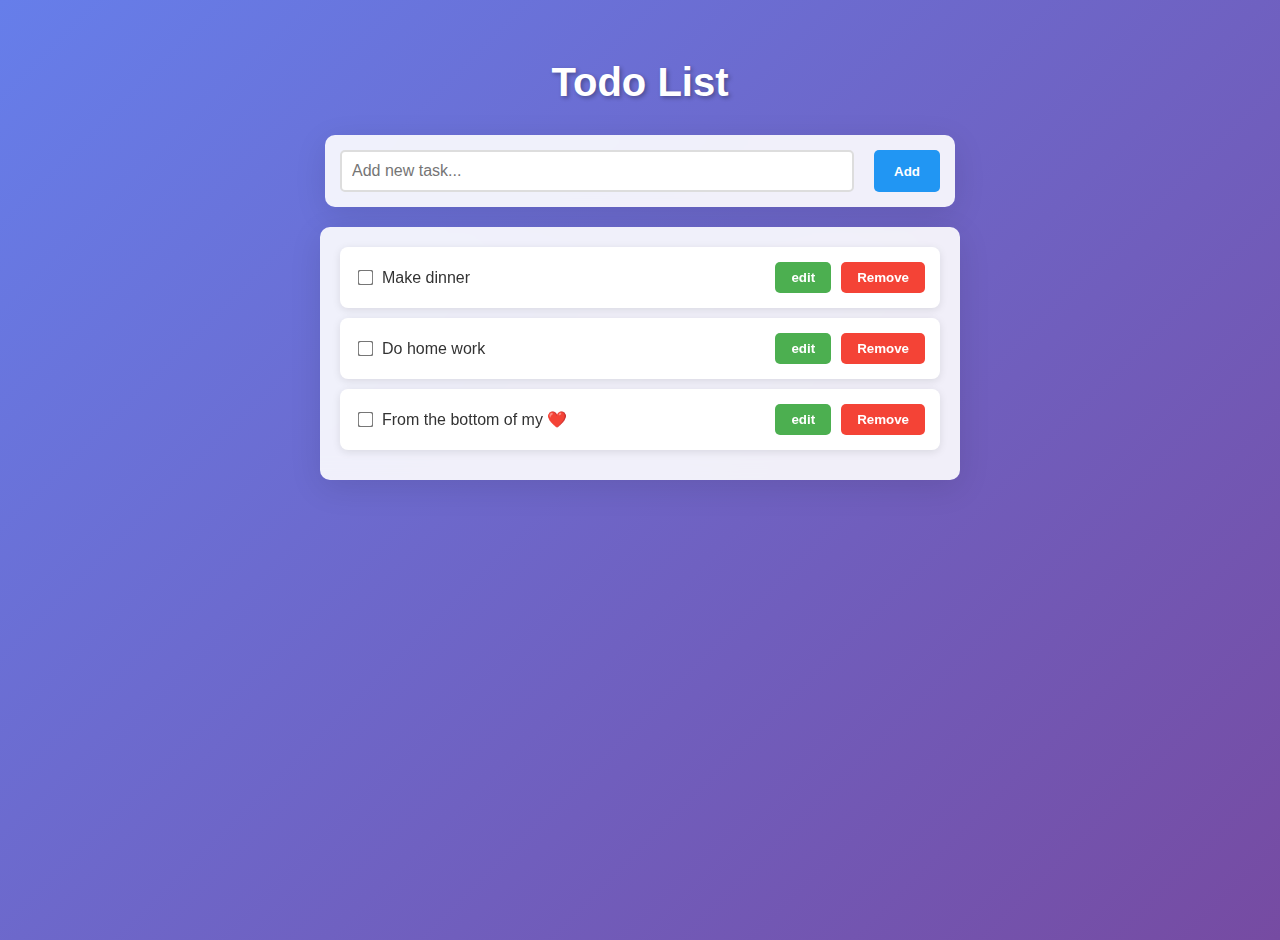
<file: 11-todo-list-c-practice-again/index.html>
<!DOCTYPE html>
<html lang="en">

<head>
    <meta charset="UTF-8">
    <meta name="viewport" content="width=device-width, initial-scale=1.0">
    <title>Todo List</title>
    <link rel="stylesheet" href="./style.css">

</head>

<body>
    <h3>Todo List</h3>
    <div class="add-task">
        <input type="text" id="new-task-input" placeholder="Add new task...">
        <button id="add-btn">Add</button>
    </div>
    <ol id="task-list"></ol>
   <script src="./script.js"></script>
</html>
</file>
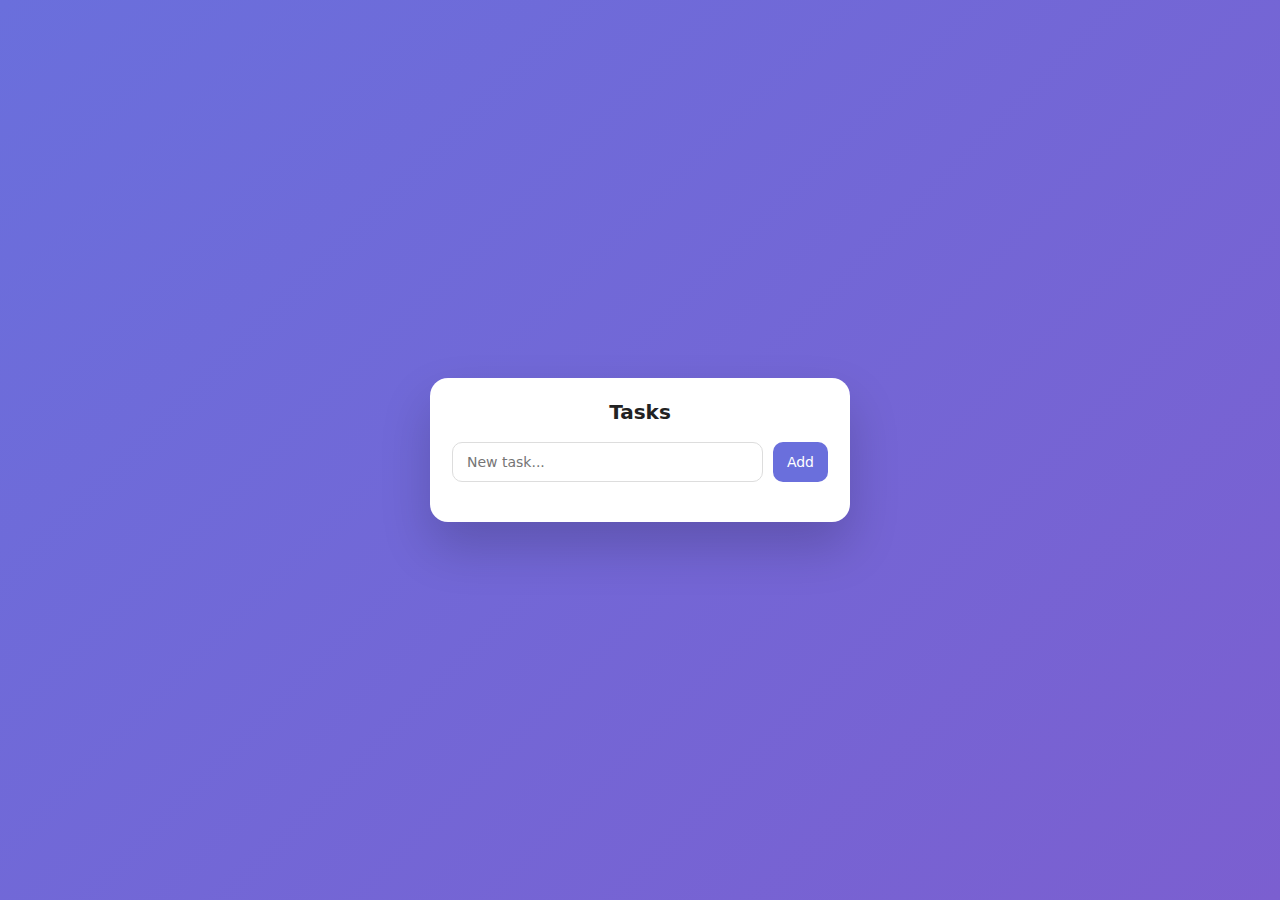
<file: 11-todo-list-nangcap/index.html>
<!DOCTYPE html>
<html lang="en">
<head>
    <meta charset="UTF-8" />
    <meta name="viewport" content="width=device-width, initial-scale=1.0" />
    <title>Todo List</title>
    <link rel="stylesheet" href="style.css" />
</head>
<body>

<div class="app">
    <h3>Tasks</h3>
    <div class="input-row">
        <input type="text" class="task-input" placeholder="New task..." />
        <button id="add-btn">Add</button>
    </div>
    <ul class="task-list"></ul>
</div>

<script src="app.js"></script>
</body>
</html>
</file>
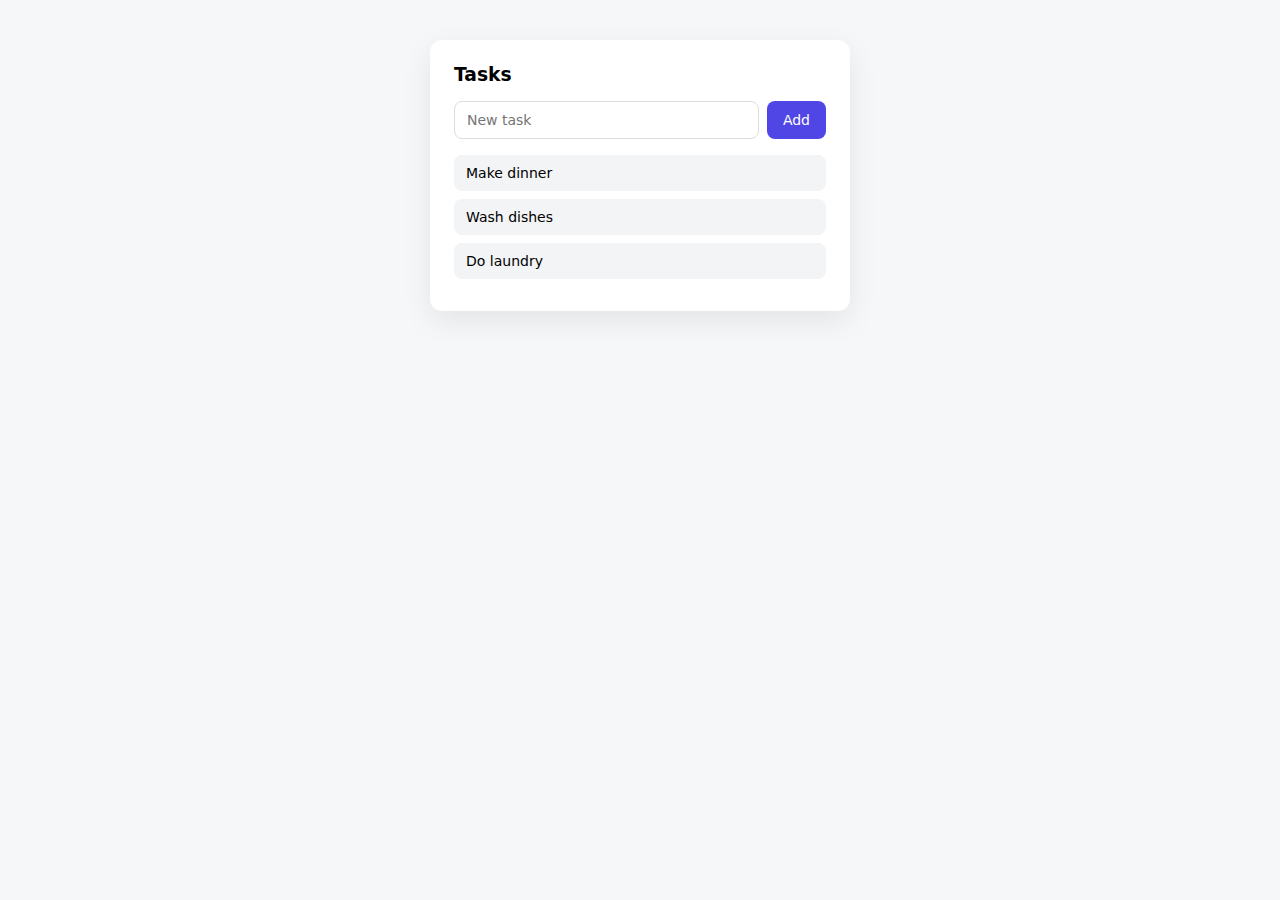
<file: 11-todo-lists-html/index.html>
<!DOCTYPE html>
<html lang="en">

<head>
    <meta charset="UTF-8"/>
    <meta name="viewport" content="width=device-width, initial-scale=1.0"/>
    <title>Task List</title>
    <link rel="stylesheet" href="style.css"/>
</head>

<body>

<div class="app">
    <h3>Tasks</h3>

    <div class="input-row">
        <input type="text" class="task-input" placeholder="New task"/>
        <button id="add-btn">Add</button>
    </div>

    <ul class="task-list"></ul>
</div>

<script src="app.js"></script>
</body>

</html>
</file>
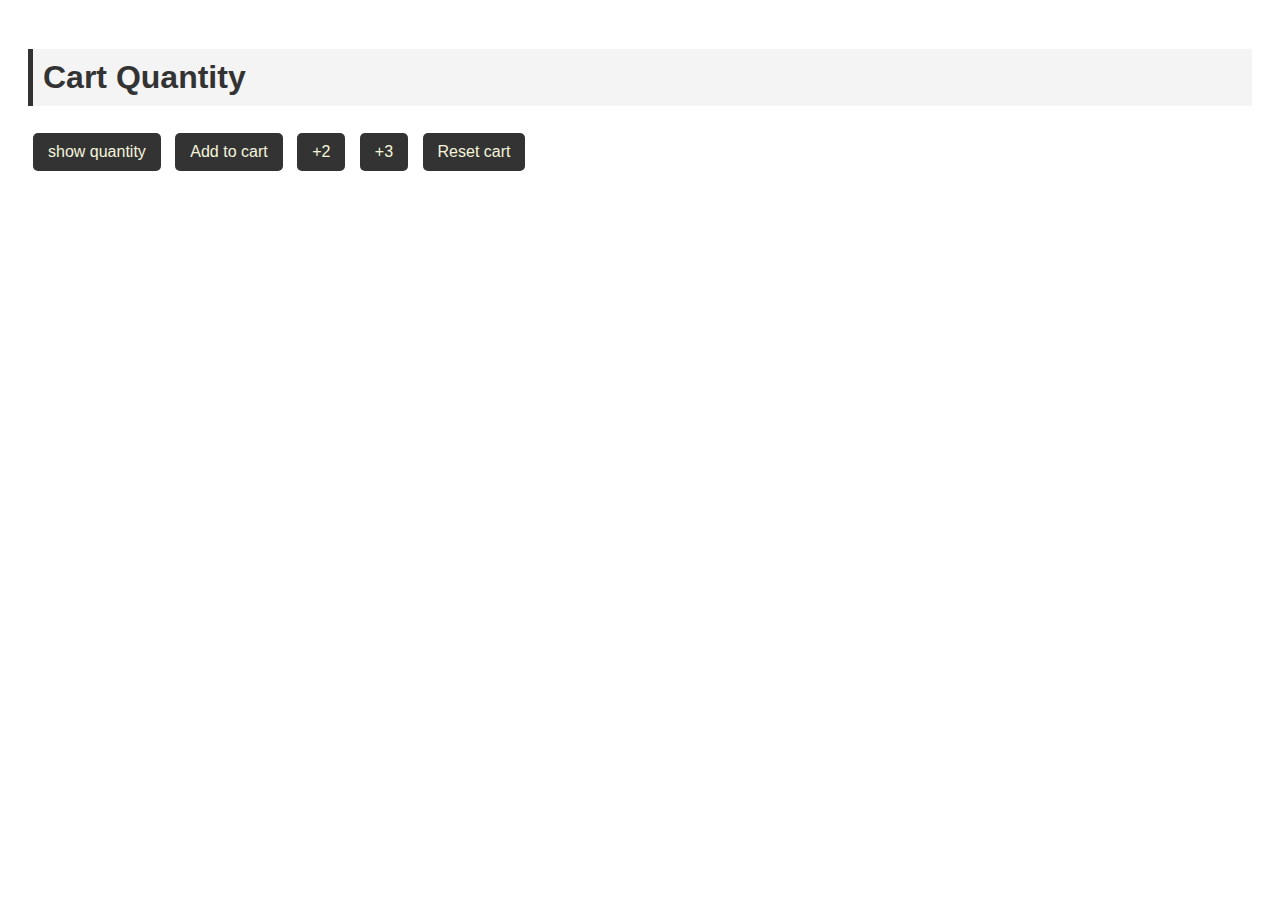
<file: 5-cart-quantity/index.html>
<!DOCTYPE html>
<html lang="en">
  <head>
    <meta charset="UTF-8" />
    <meta name="viewport" content="width=device-width, initial-scale=1.0" />
    <title>Document</title>
    <style>
      body {
        font-family: Arial, sans-serif;
        padding: 20px;
      }
      h1 {
        color: #333;
        border-left: 5px solid #333;
        padding: 10px;
        background-color: #f4f4f4;
      }
      button {
        margin: 5px;
        padding: 10px 15px;
        font-size: 16px;
        color: beige;
        background-color: #333;
        border: none;
        border-radius: 5px;
      }
    </style>
  </head>
  <body>
    <h1>Cart Quantity</h1>
    <button
      onclick="
        console.log(`Cart quantity: ${cartQuantity}`);
    "
    >
      show quantity
    </button>
    <button onclick="incrementCart(1);">Add to cart</button>
    <button onclick="incrementCart(2);">+2</button>
    <button onclick="incrementCart(3);">+3</button>
    <button onclick="resetCart();">Reset cart</button>
  </body>
  <script>
    function incrementCart(byAmount) {
      cartQuantity += byAmount;
      console.log(
        `Added ${byAmount} item(s) to cart. New quantity: ${cartQuantity}`
      );
    }
    const resetCart = () => {
      cartQuantity = 0;
      console.log(`Cart reset. Quantity: ${cartQuantity}`);
    };
    let cartQuantity = 0;
  </script>
</html>
</file>
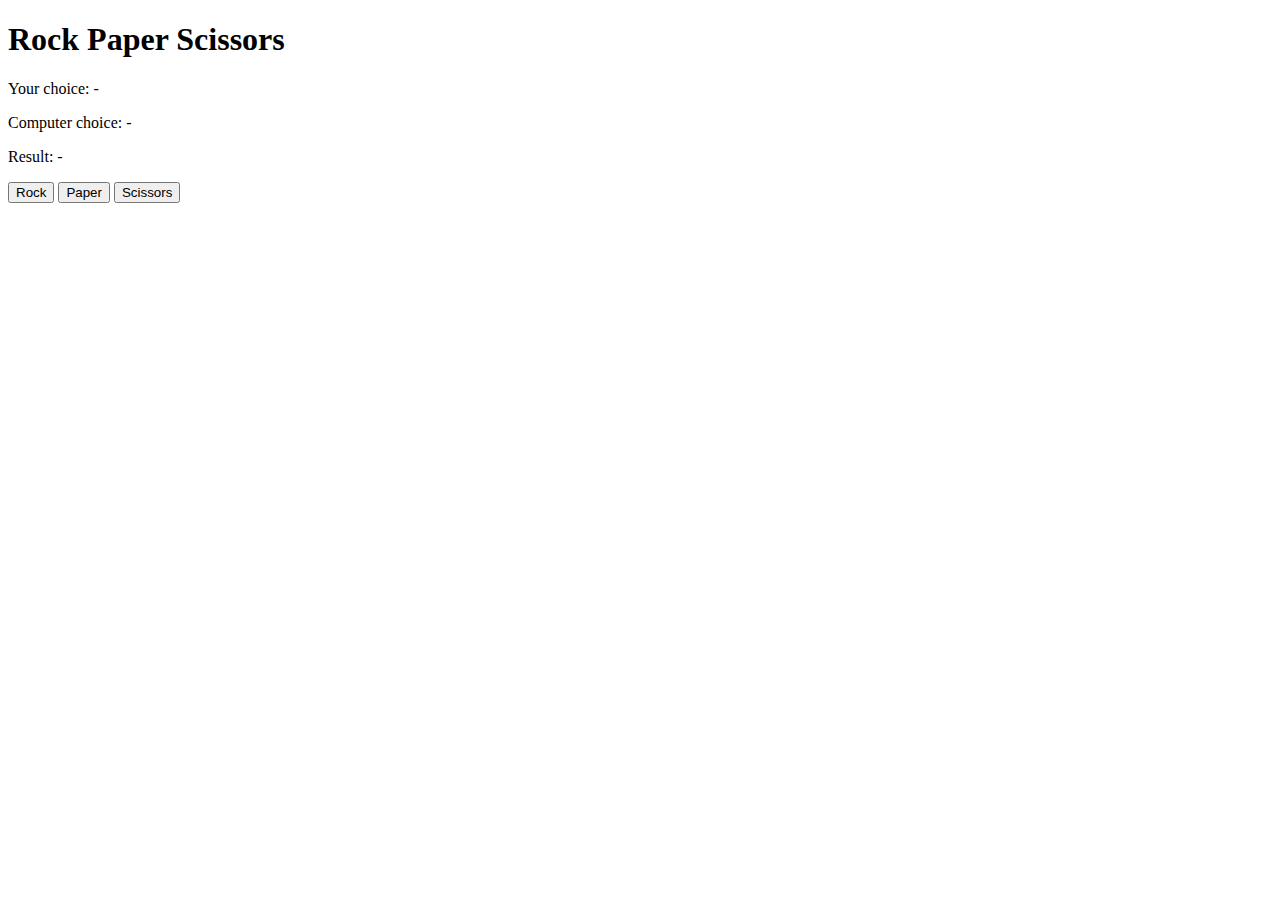
<file: 6-Rock-Paper-Scisors/index.html>
<!DOCTYPE html>
<html lang="en">
  <head>
    <meta charset="UTF-8" />
    <meta name="viewport" content="width=device-width, initial-scale=1.0" />
    <title>Rock Paper Scissors</title>
  </head>
  <body>
    <h1>Rock Paper Scissors</h1>
    <p>Your choice: <span id="userChoice">-</span></p>
    <p>Computer choice: <span id="computerChoice">-</span></p>
    <p>Result: <span id="result">-</span></p>

    <button onclick="playGame('rock')">Rock</button>
    <button onclick="playGame('paper')">Paper</button>
    <button onclick="playGame('scissors')">Scissors</button>

    <script>
      const getComputerChoice = () => {
        const randomNum = Math.random();
        if (randomNum < 1 / 3) {
          return "rock";
        } else if (randomNum <= 2 / 3) {
          return "paper";
        } else {
          return "scissors";
        }
      };

      const determineWinner = (userChoice, computerChoice) => {
        if (userChoice === computerChoice) {
          return "It's a tie!";
        }
        if (
          (userChoice === "rock" && computerChoice === "scissors") ||
          (userChoice === "paper" && computerChoice === "rock") ||
          (userChoice === "scissors" && computerChoice === "paper")
        ) {
          return "You win!";
        }
        return "Computer wins!";
      };

      const playGame = (userChoice) => {
        const computerChoice = getComputerChoice();
        const result = determineWinner(userChoice, computerChoice);

        document.getElementById("userChoice").textContent = userChoice;
        document.getElementById("computerChoice").textContent = computerChoice;
        document.getElementById("result").textContent = result;
      };
    </script>
  </body>
</html>
</file>
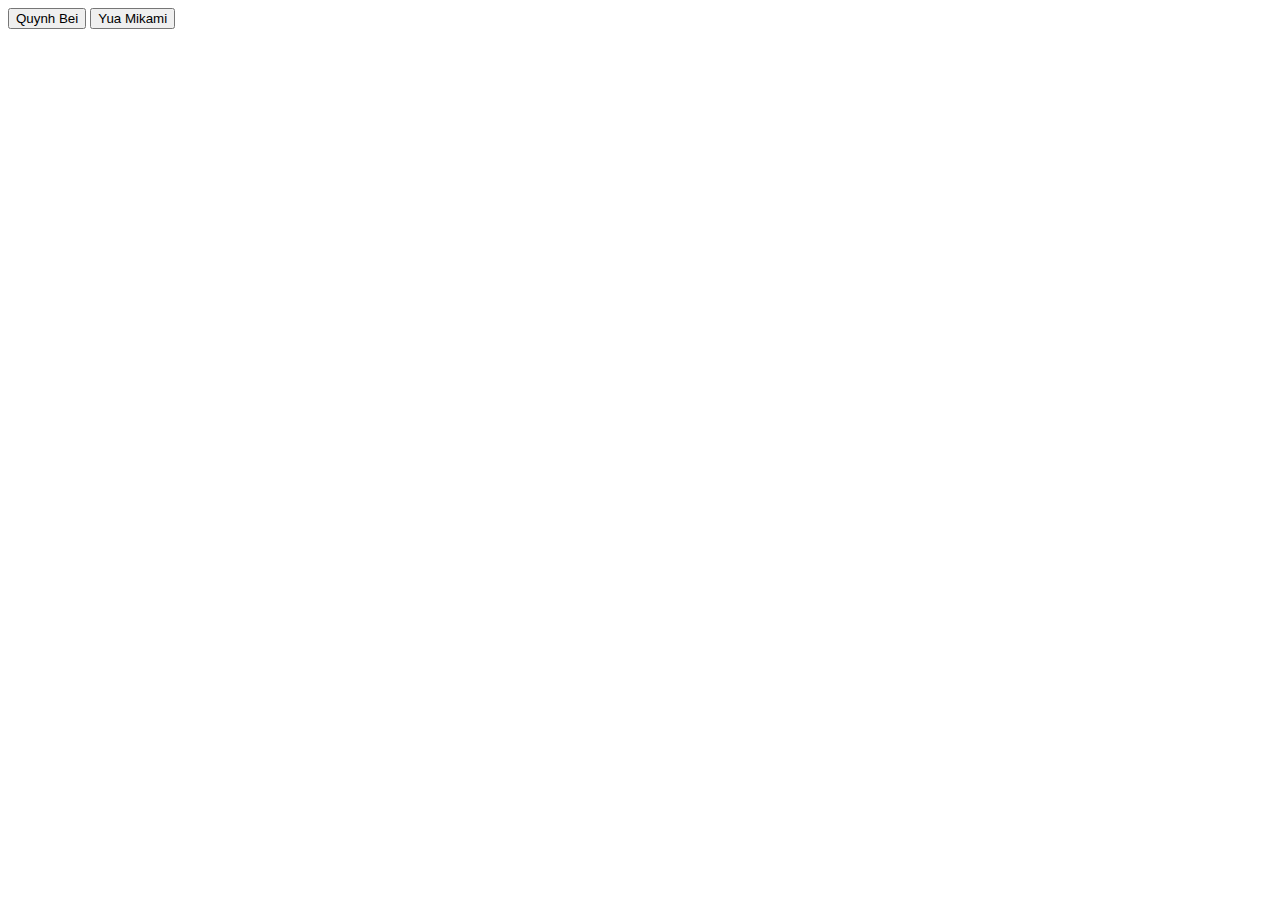
<file: 9/index.html>
<!DOCTYPE html>
<html lang="en">
  <head>
    <meta charset="UTF-8" />
    <meta name="viewport" content="width=device-width, initial-scale=1.0" />
    <title>Document</title>
  </head>
  <body>
    <button>Click me</button>
    <button class="js-button">Click me</button>
    <script>
      document.querySelector("button").innerHTML = "Quynh Bei";
      document.querySelector(".js-button").innerText = "Yua Mikami";
    </script>
  </body>
</html>
</file>
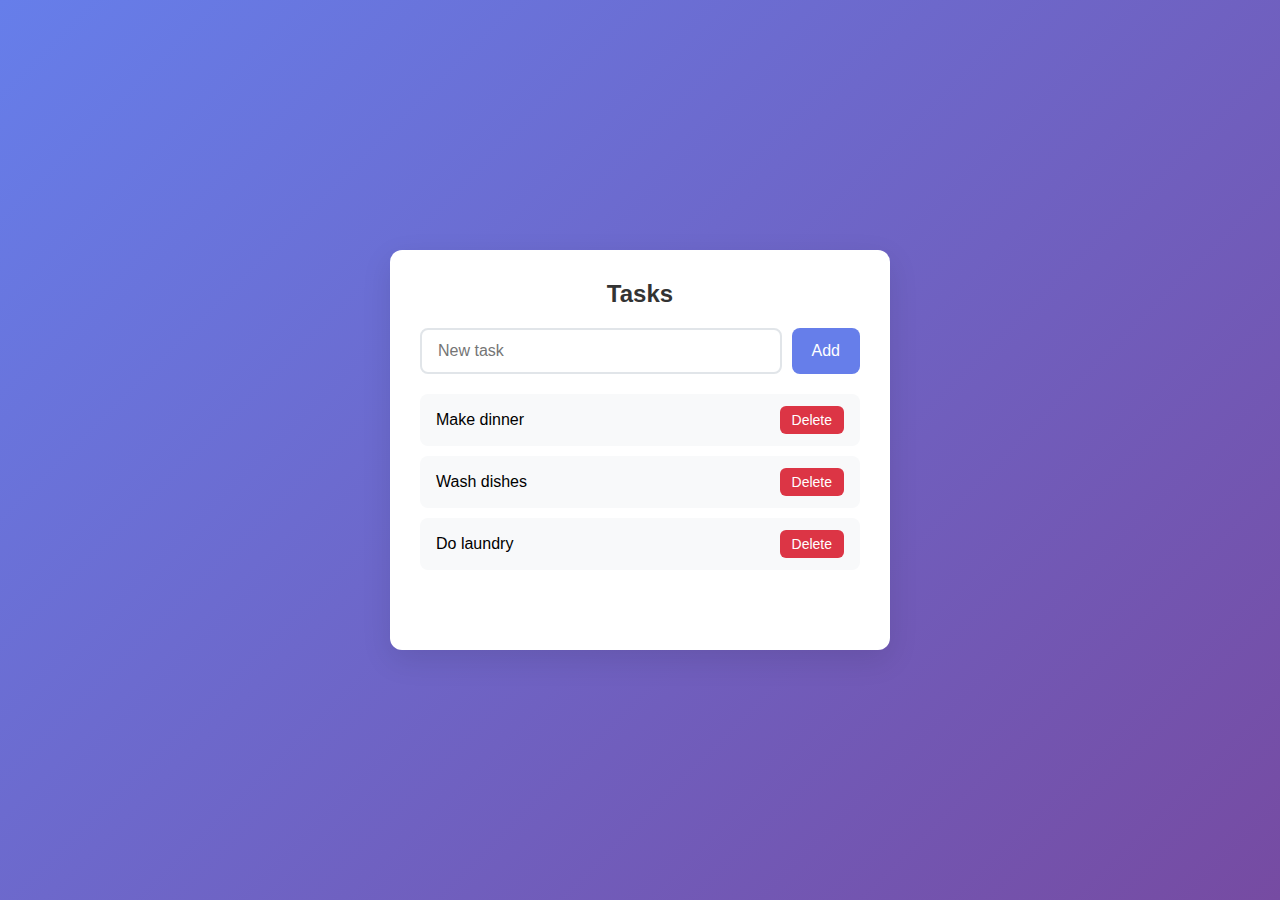
<file: 11-todo-lists-html/RePractive/index.html>
<!DOCTYPE html>
<html lang="en">

<head>
    <meta charset="UTF-8">
    <meta name="viewport" content="width=device-width, initial-scale=1.0">
    <title>Document</title>
    <link rel="stylesheet" href="./styles.css">
</head>

<body>
    <div class="app">
        <h3>Tasks</h3>
        <div class="input-row">
            <input type="text" class="input-task" placeholder="New task">
            <button id="btn-add">Add</button>
        </div>
        <ul class="task-list">
        </ul>
    </div>

    <script src="./app.js"></script>
</body>

</html>
</file>
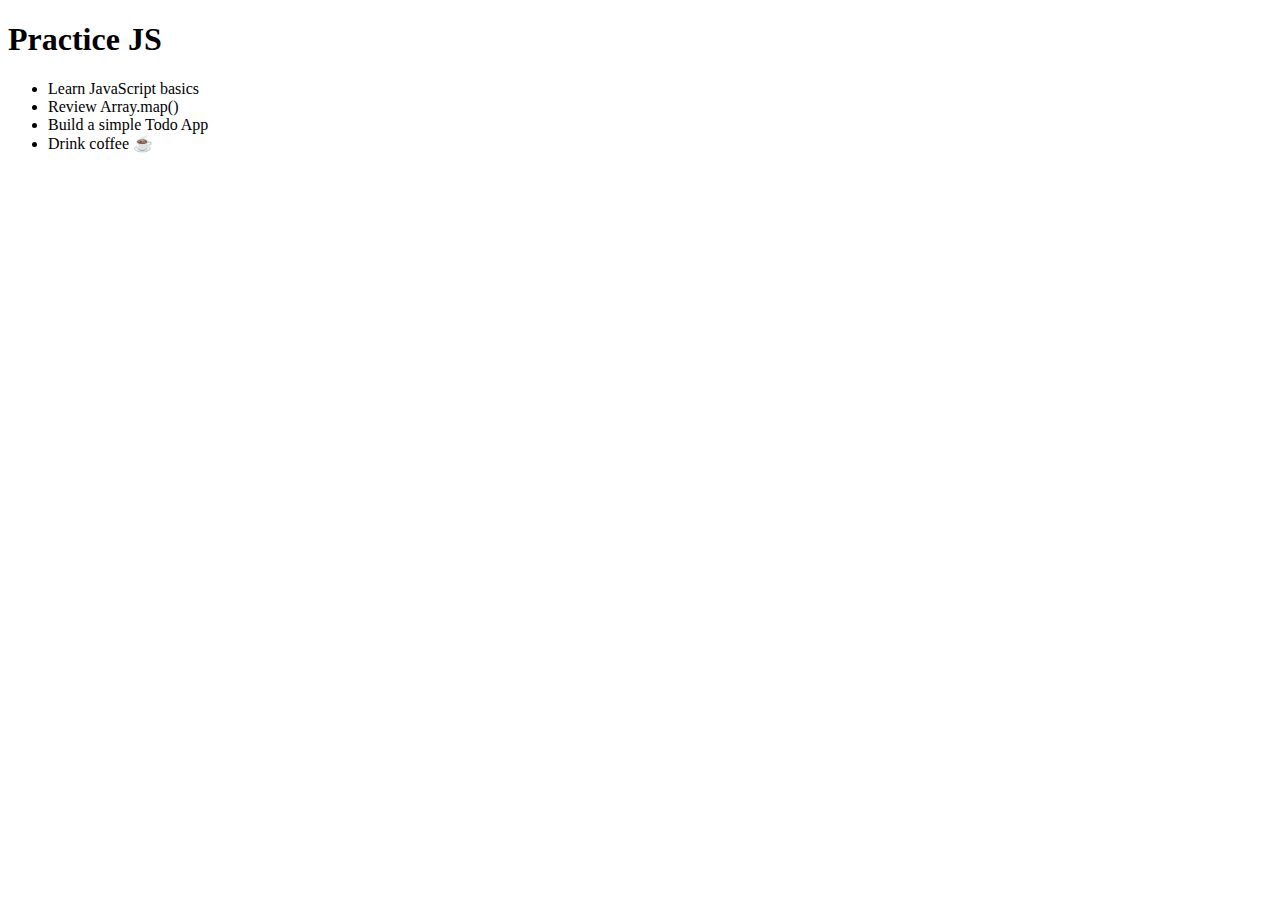
<file: 11-todo-list-nangcap/experiment.html>
<!DOCTYPE html>
<html lang="en">

<head>
    <meta charset="UTF-8">
    <meta name="viewport" content="width=device-width, initial-scale=1.0">
    <title>Document</title>
</head>

<body>
    <h1>Practice JS</h1>
    <ul id="task-list"></ul>
    <script src="./experiment.js"></script>
</body>

</html>
</file>
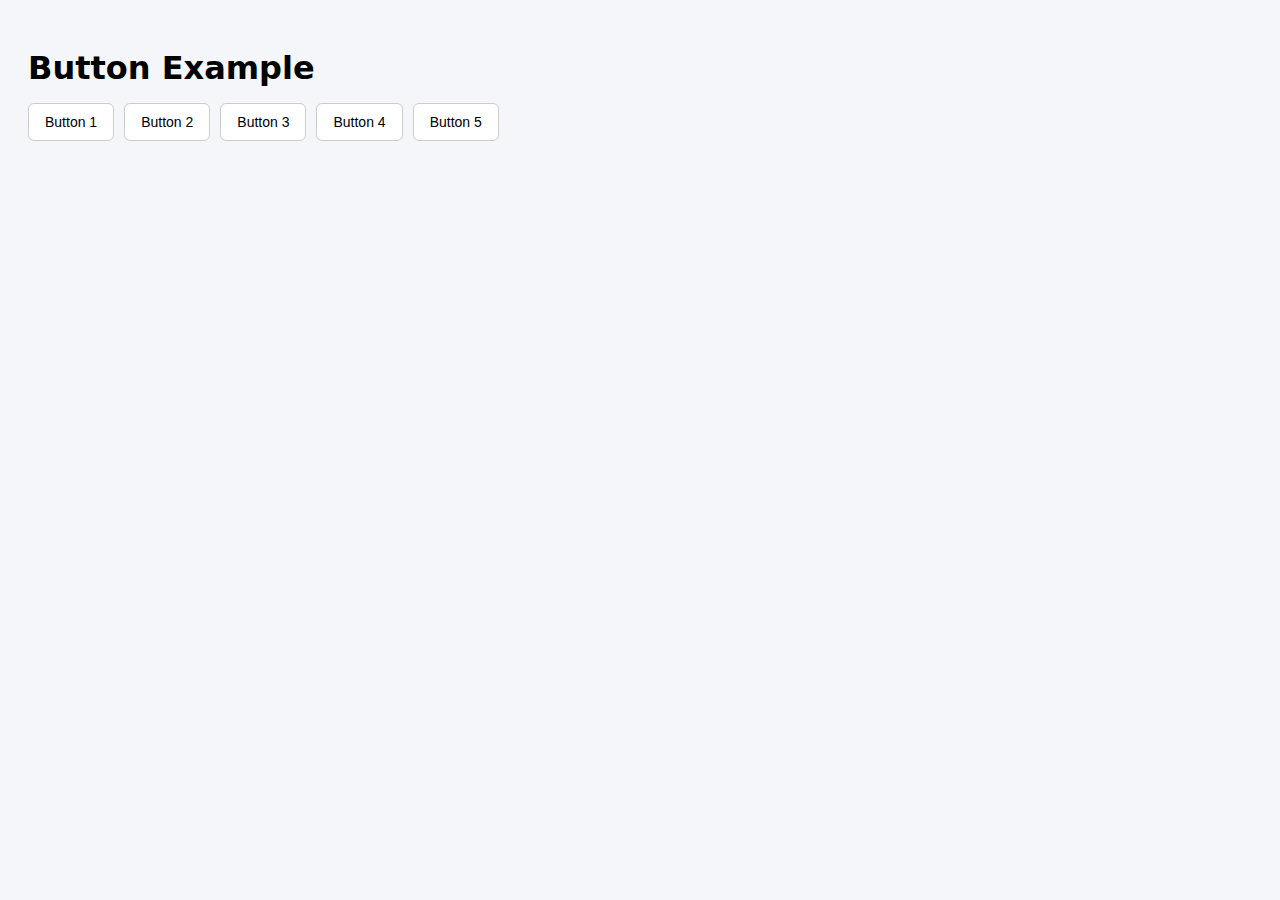
<file: 11-todo-lists-html/RePractive/button-index.html>
<!DOCTYPE html>
<html lang="en">

<head>
    <meta charset="UTF-8">
    <meta name="viewport" content="width=device-width, initial-scale=1.0">
    <title>Document</title>
    <style>
        body {
            font-family: system-ui, Arial, sans-serif;
            background-color: #f5f6fa;
            padding: 20px;
        }

        h1 {
            margin-bottom: 16px;
        }

        .app {
            display: flex;
            gap: 10px;
        }

        button {
            padding: 10px 16px;
            font-size: 14px;
            border: 1px solid #ccc;
            border-radius: 6px;
            background-color: #ffffff;
            cursor: pointer;
            transition: background-color 0.2s ease;
        }

        button:hover {
            background-color: #eaeaea;
        }
    </style>

</head>

<body>
    <h1>Button Example</h1>
    <div class="app"></div>
    <script>
        const appDiv = document.querySelector('.app');
        for (let i = 0; i < 5; i++) {
            const button = document.createElement('button');
            button.textContent = `Button ${i + 1}`;
            // button.addEventListener('click', () => {
            //     console.clear();
            //     console.log(`You clicked Button ${i + 1}`);
            // });
            button.dataset.index = i + 1;
            appDiv.appendChild(button);
        }
        // const buttons = document.querySelectorAll('button');
        // buttons.forEach(button => {
        //     button.addEventListener('click', () => {
        //         console.clear();
        //         console.log(`You clicked Button ${button.dataset.index}`);
        //     });
        // });

        appDiv.addEventListener('click', (event) => {
            if (event.target.tagName === 'BUTTON') {
                console.clear();
                console.log(`You clicked Button ${event.target.dataset.index}`);
            }
        });
    </script>
</body>

</html>
</file>
<file: 11-todo-list-c-practice-again/style.css>
/* ============================================
   Global Styles - Body & Typography
   ============================================ */

/* Body: Set up font, background gradient and basic layout */
body {
  font-family: "Segoe UI", Tahoma, Geneva, Verdana, sans-serif;
  background: linear-gradient(135deg, #667eea 0%, #764ba2 100%);
  margin: 0;
  padding: 20px;
  min-height: 100vh;
  color: #333;
}

/* Heading: Style for Todo List title */
h3 {
  text-align: center;
  color: white;
  margin-bottom: 30px;
  font-size: 2.5em;
  text-shadow: 2px 2px 4px rgba(0, 0, 0, 0.3);
}

/* ============================================
   Add Task Section - Form to add new task
   ============================================ */

/* Container for input and button to add task */
.add-task {
  display: flex;
  max-width: 600px;
  margin: 0 auto 20px auto;
  background: rgba(255, 255, 255, 0.9);
  border-radius: 10px;
  padding: 15px;
  box-shadow: 0 8px 32px rgba(0, 0, 0, 0.1);
  backdrop-filter: blur(10px);
}

/* Input field to enter new task */
.add-task input {
  flex: 1;
  padding: 10px;
  border: 2px solid #ddd;
  border-radius: 5px;
  font-size: 16px;
  margin-right: 10px;
}

/* Style when input is focused (when user clicks on it) */
.add-task input:focus {
  outline: none;
  border-color: #2196f3;
  box-shadow: 0 0 5px rgba(33, 150, 243, 0.3);
}

/* "Add" button to add task */
.add-task button {
  padding: 10px 20px;
  background: #2196f3;
  color: white;
  border: none;
  border-radius: 5px;
  cursor: pointer;
  font-weight: bold;
  transition: all 0.2s;
}

/* Hover effect on Add button */
.add-task button:hover {
  background: #0b7dda;
  transform: scale(1.05);
}

/* ============================================
   Task List - List of tasks
   ============================================ */

/* Container for the list of tasks (ordered list) */
ol {
  background: rgba(255, 255, 255, 0.9);
  border-radius: 10px;
  padding: 20px;
  box-shadow: 0 8px 32px rgba(0, 0, 0, 0.1);
  backdrop-filter: blur(10px);
  max-width: 600px;
  margin: 0 auto;
}

/* Each task item in the list */
li {
  display: flex;
  align-items: center;
  justify-content: space-between;
  padding: 15px;
  margin-bottom: 10px;
  background: white;
  border-radius: 8px;
  box-shadow: 0 2px 8px rgba(0, 0, 0, 0.1);
  transition: transform 0.2s, box-shadow 0.2s;
}

/* Text displaying task content */
.task-text {
  flex: 1;
}

/* Style for completed tasks (with "done" class) */
.task-text.done {
  text-decoration: line-through;
  color: #888;
}

/* Checkbox to mark task as completed */
.task-checkbox {
  margin-right: 10px;
  transform: scale(1.2);
}

/* Hover effect on task item */
li:hover {
  transform: translateY(-2px);
  box-shadow: 0 4px 16px rgba(0, 0, 0, 0.15);
}

/* ============================================
   Buttons - Buttons in the application
   ============================================ */

/* Common style for all buttons */
button {
  padding: 8px 16px;
  border: none;
  border-radius: 5px;
  cursor: pointer;
  font-weight: bold;
  transition: all 0.2s;
  margin-left: 10px;
}

/* Edit Button - Green color to edit task */
.edit-btn {
  background: #4caf50;
  color: white;
}

.edit-btn:hover {
  background: #45a049;
  transform: scale(1.05);
}

/* Remove Button - Red color to delete task */
.remove-btn {
  background: #f44336;
  color: white;
}

.remove-btn:hover {
  background: #da190b;
  transform: scale(1.05);
}

/* Save Button - Blue color to save when editing */
.save-btn {
  background: #2196f3;
  color: white;
}

.save-btn:hover {
  background: #0b7dda;
}

/* Cancel Button - Gray color to cancel when editing */
.cancel-btn {
  background: #9e9e9e;
  color: white;
}

.cancel-btn:hover {
  background: #757575;
}

/* ============================================
   Edit Mode - Style when editing task
   ============================================ */

/* Input field when editing task */
.edit-input {
  flex: 1;
  padding: 8px;
  border: 2px solid #ddd;
  border-radius: 5px;
  font-size: 16px;
  margin-right: 10px;
}

/* Style when edit input is focused */
.edit-input:focus {
  outline: none;
  border-color: #2196f3;
  box-shadow: 0 0 5px rgba(33, 150, 243, 0.3);
}

/* Container for Save and Cancel buttons when editing */
.edit-buttons {
  display: flex;
  gap: 8px;
  flex-shrink: 0;
}

/* Reset margin-left for buttons in edit mode */
.edit-buttons button {
  margin-left: 0;
}

/* ============================================
   Mobile Responsive - Optimized for small screens
   ============================================ */

/* Tablet and small mobile (≤ 768px) */
@media (max-width: 768px) {
  body {
    padding: 10px;
  }

  h3 {
    font-size: 1.8em;
    margin-bottom: 20px;
  }

  .add-task {
    padding: 12px;
    flex-wrap: wrap;
  }

  .add-task input {
    margin-right: 0;
    margin-bottom: 10px;
    width: 100%;
  }

  .add-task button {
    width: 100%;
  }

  ol {
    padding: 15px;
  }

  li {
    flex-wrap: wrap;
    padding: 12px;
    gap: 8px;
  }

  .task-text {
    min-width: 0;
    word-break: break-word;
  }

  button {
    padding: 6px 12px;
    font-size: 14px;
    margin-left: 5px;
  }

  .edit-btn,
  .remove-btn {
    flex: 1;
    min-width: 0;
  }

  /* Edit mode on mobile: stack vertically to prevent layout break */
  li.editing {
    flex-direction: column;
    align-items: stretch;
  }

  .edit-input {
    width: 100%;
    margin-right: 0;
    margin-bottom: 10px;
  }

  .edit-buttons {
    width: 100%;
    display: flex;
    gap: 8px;
  }

  .edit-buttons button {
    flex: 1;
    margin-left: 0;
  }
}

/* Very small mobile (≤ 480px) - Additional optimization for phones */
@media (max-width: 480px) {
  h3 {
    font-size: 1.5em;
  }

  button {
    padding: 6px 10px;
    font-size: 12px;
  }

  .edit-buttons button {
    padding: 8px 12px;
  }
}
</file>
<file: 11-todo-list-nangcap/style.css>
:root {
    --color-primary: #6a6fdc;
    --color-primary-hover: #5a5fd0;
    --color-danger: #ff6b8a;
    --color-text: #333;
    --color-text-muted: #999;
    --color-bg: #ffffff;
    --color-bg-secondary: #f7f8fc;
    --color-bg-hover: #eef0fb;
    --color-border: #ddd;
}

* {
    box-sizing: border-box;
    font-family: system-ui, -apple-system, BlinkMacSystemFont, sans-serif;
}

body {
    margin: 0;
    min-height: 100vh;
    background: linear-gradient(135deg, #6a6fdc, #7b5fd0);
    display: flex;
    align-items: center;
    justify-content: center;
}

.app {
    width: 420px;
    background: var(--color-bg);
    padding: 22px;
    border-radius: 18px;
    box-shadow: 0 25px 50px rgba(0, 0, 0, 0.18);
}

.app h3 {
    margin: 0 0 18px;
    text-align: center;
    font-size: 20px;
    font-weight: 600;
    color: #222;
}

.input-row {
    display: flex;
    gap: 10px;
}

.task-input {
    flex: 1;
    padding: 11px 14px;
    border-radius: 10px;
    border: 1px solid var(--color-border);
    font-size: 14px;
    transition: border-color 0.2s, box-shadow 0.2s;
}

.task-input:focus {
    outline: none;
    border-color: var(--color-primary);
    box-shadow: 0 0 0 3px rgba(106, 111, 220, 0.15);
}

#add-btn {
    padding: 11px 14px;
    border-radius: 10px;
    border: none;
    background: var(--color-primary);
    color: var(--color-bg);
    font-size: 14px;
    font-weight: 500;
    cursor: pointer;
    transition: background 0.2s, opacity 0.1s;
}

#add-btn:hover {
    background: var(--color-primary-hover);
}

#add-btn:active {
    opacity: 0.9;
}

.task-list {
    list-style: none;
    padding: 0;
    margin: 18px 0 0;
}

.task-list li {
    display: flex;
    align-items: center;
    gap: 12px;
    padding: 12px 14px;
    margin-bottom: 10px;
    border-radius: 12px;
    background: var(--color-bg-secondary);
    transition: background 0.2s, box-shadow 0.2s;
}

.task-list li:hover {
    background: var(--color-bg-hover);
    box-shadow: 0 2px 8px rgba(0, 0, 0, 0.08);
}

.task-list input[type="checkbox"] {
    width: 16px;
    height: 16px;
    cursor: pointer;
    accent-color: var(--color-primary);
}

.task-list .task-text {
    flex: 1;
    font-size: 14px;
    color: var(--color-text);
    padding: 2px 10px;
    line-height: 1.5;
    border: 1px solid transparent;
    border-radius: 8px;
    box-sizing: border-box;
}

.task-list li.done .task-text {
    text-decoration: line-through;
    color: var(--color-text-muted);
}

.task-list .task-edit-input {
    flex: 1;
    padding: 2px 10px;
    font-size: 14px;
    line-height: 1.5;
    border-radius: 8px;
    border: 1px solid rgba(106, 111, 220, 0.3);
    background: var(--color-bg);
    outline: none;
    box-sizing: border-box;
    transition: all 0.2s;
}

.task-list .task-edit-input:focus {
    border-color: var(--color-primary);
    box-shadow: 0 0 0 2px rgba(106, 111, 220, 0.15);
}

.task-list .btn-edit,
.task-list .btn-delete {
    border: none;
    background: transparent;
    font-size: 16px;
    cursor: pointer;
    padding: 4px 6px;
    opacity: 0.6;
    transition: opacity 0.2s, transform 0.1s;
    min-width: 28px;
    height: 28px;
    border-radius: 8px;
    display: flex;
    align-items: center;
    justify-content: center;
}

.task-list .btn-edit {
    color: var(--color-primary);
}

.task-list .btn-delete {
    color: var(--color-danger);
}

.task-list .btn-edit:hover,
.task-list .btn-delete:hover {
    opacity: 1;
    background: rgba(0, 0, 0, 0.05);
}

.task-list .btn-edit:active,
.task-list .btn-delete:active {
    transform: scale(0.9);
}

.task-list li:hover .btn-edit,
.task-list li:hover .btn-delete {
    opacity: 0.8;
}
</file>
<file: 11-todo-lists-html/style.css>
* {
    box-sizing: border-box;
    font-family: system-ui, -apple-system, BlinkMacSystemFont, "Segoe UI",
        Roboto, Helvetica, Arial, sans-serif;
}

body {
    background: #f6f7f9;
    margin: 0;
    padding: 40px;
    display: flex;
    justify-content: center;
}

.app {
    width: 100%;
    max-width: 420px;
    background: #fff;
    padding: 24px;
    border-radius: 12px;
    box-shadow: 0 10px 30px rgba(0, 0, 0, 0.08);
}

h3 {
    margin-top: 0;
    margin-bottom: 16px;
    font-weight: 600;
}

.input-row {
    display: flex;
    gap: 8px;
    margin-bottom: 16px;
}

.task-input {
    flex: 1;
    padding: 10px 12px;
    border: 1px solid #ddd;
    border-radius: 8px;
    font-size: 14px;
}

.task-input:focus {
    outline: none;
    border-color: #4f46e5;
}

#add-btn {
    padding: 10px 16px;
    border: none;
    border-radius: 8px;
    background: #4f46e5;
    color: white;
    font-size: 14px;
    cursor: pointer;
}

#add-btn:hover {
    background: #4338ca;
}

.task-list {
    list-style: none;
    padding: 0;
    margin: 0;
}

.task-list li {
    padding: 10px 12px;
    border-radius: 8px;
    background: #f3f4f6;
    margin-bottom: 8px;
    font-size: 14px;
}
</file>
<file: 11-todo-lists-html/RePractive/styles.css>
/* Reset and base styles */
* {
    margin: 0;
    padding: 0;
    box-sizing: border-box;
}

body {
    font-family: 'Segoe UI', Tahoma, Geneva, Verdana, sans-serif;
    background: linear-gradient(135deg, #667eea 0%, #764ba2 100%);
    min-height: 100vh;
    display: flex;
    justify-content: center;
    align-items: center;
    padding: 20px;
}

.app {
    background: white;
    border-radius: 12px;
    box-shadow: 0 10px 30px rgba(0, 0, 0, 0.1);
    padding: 30px;
    width: 100%;
    max-width: 500px;
    min-height: 400px;
}

h3 {
    color: #333;
    margin-bottom: 20px;
    text-align: center;
    font-size: 24px;
    font-weight: 600;
}

.input-row {
    display: flex;
    gap: 10px;
    margin-bottom: 20px;
}

.input-task {
    flex: 1;
    padding: 12px 16px;
    border: 2px solid #e1e5e9;
    border-radius: 8px;
    font-size: 16px;
    outline: none;
    transition: border-color 0.3s ease;
}

.input-task:focus {
    border-color: #667eea;
}

#btn-add {
    background: #667eea;
    color: white;
    border: none;
    padding: 12px 20px;
    border-radius: 8px;
    font-size: 16px;
    cursor: pointer;
    transition: background 0.3s ease;
}

#btn-add:hover {
    background: #5a6fd8;
}

.task-list {
    list-style: none;
    padding: 0;
}

.task-list li {
    display: flex;
    justify-content: space-between;
    align-items: center;
    background: #f8f9fa;
    margin-bottom: 10px;
    padding: 12px 16px;
    border-radius: 8px;
    transition: background 0.3s ease;
}

.task-list li:hover {
    background: #e9ecef;
}

.btn-delete {
    background: #dc3545;
    color: white;
    border: none;
    padding: 6px 12px;
    border-radius: 6px;
    font-size: 14px;
    cursor: pointer;
    transition: background 0.3s ease;
}

.btn-delete:hover {
    background: #c82333;
}
</file>
